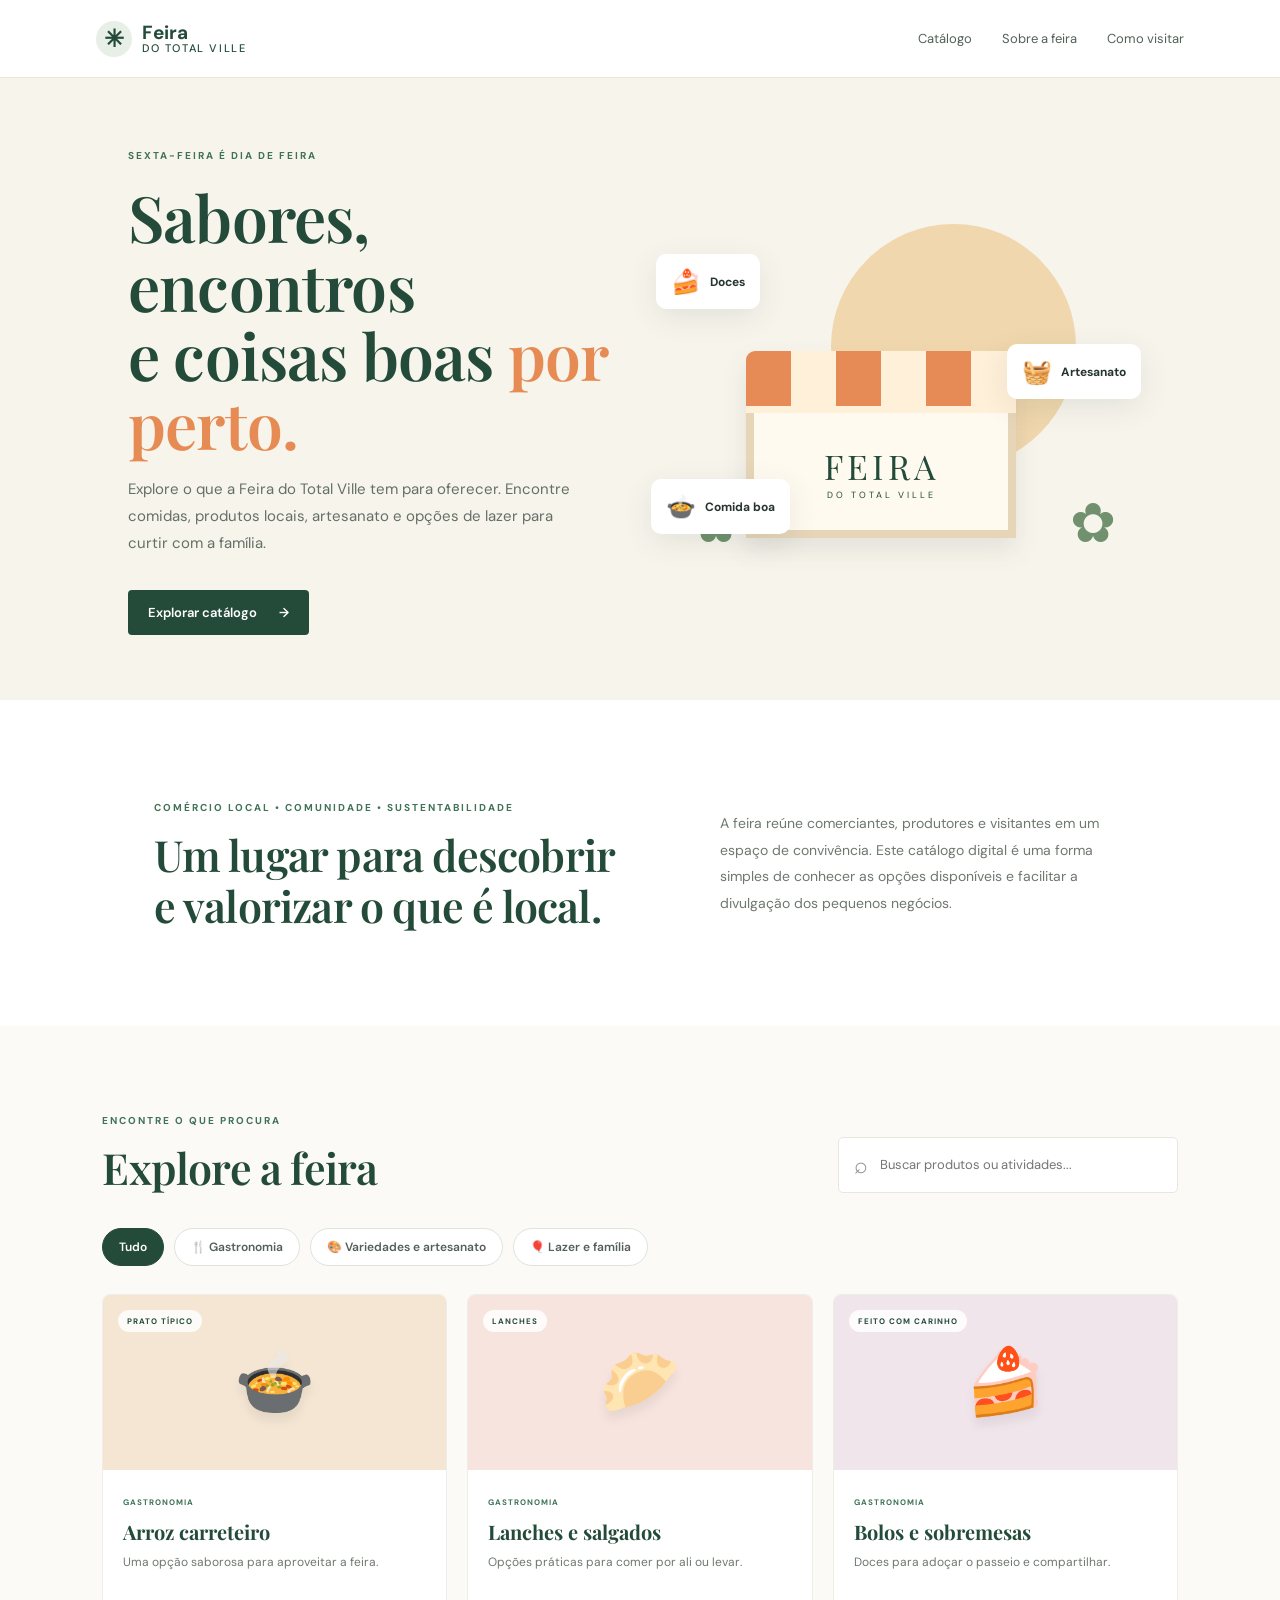
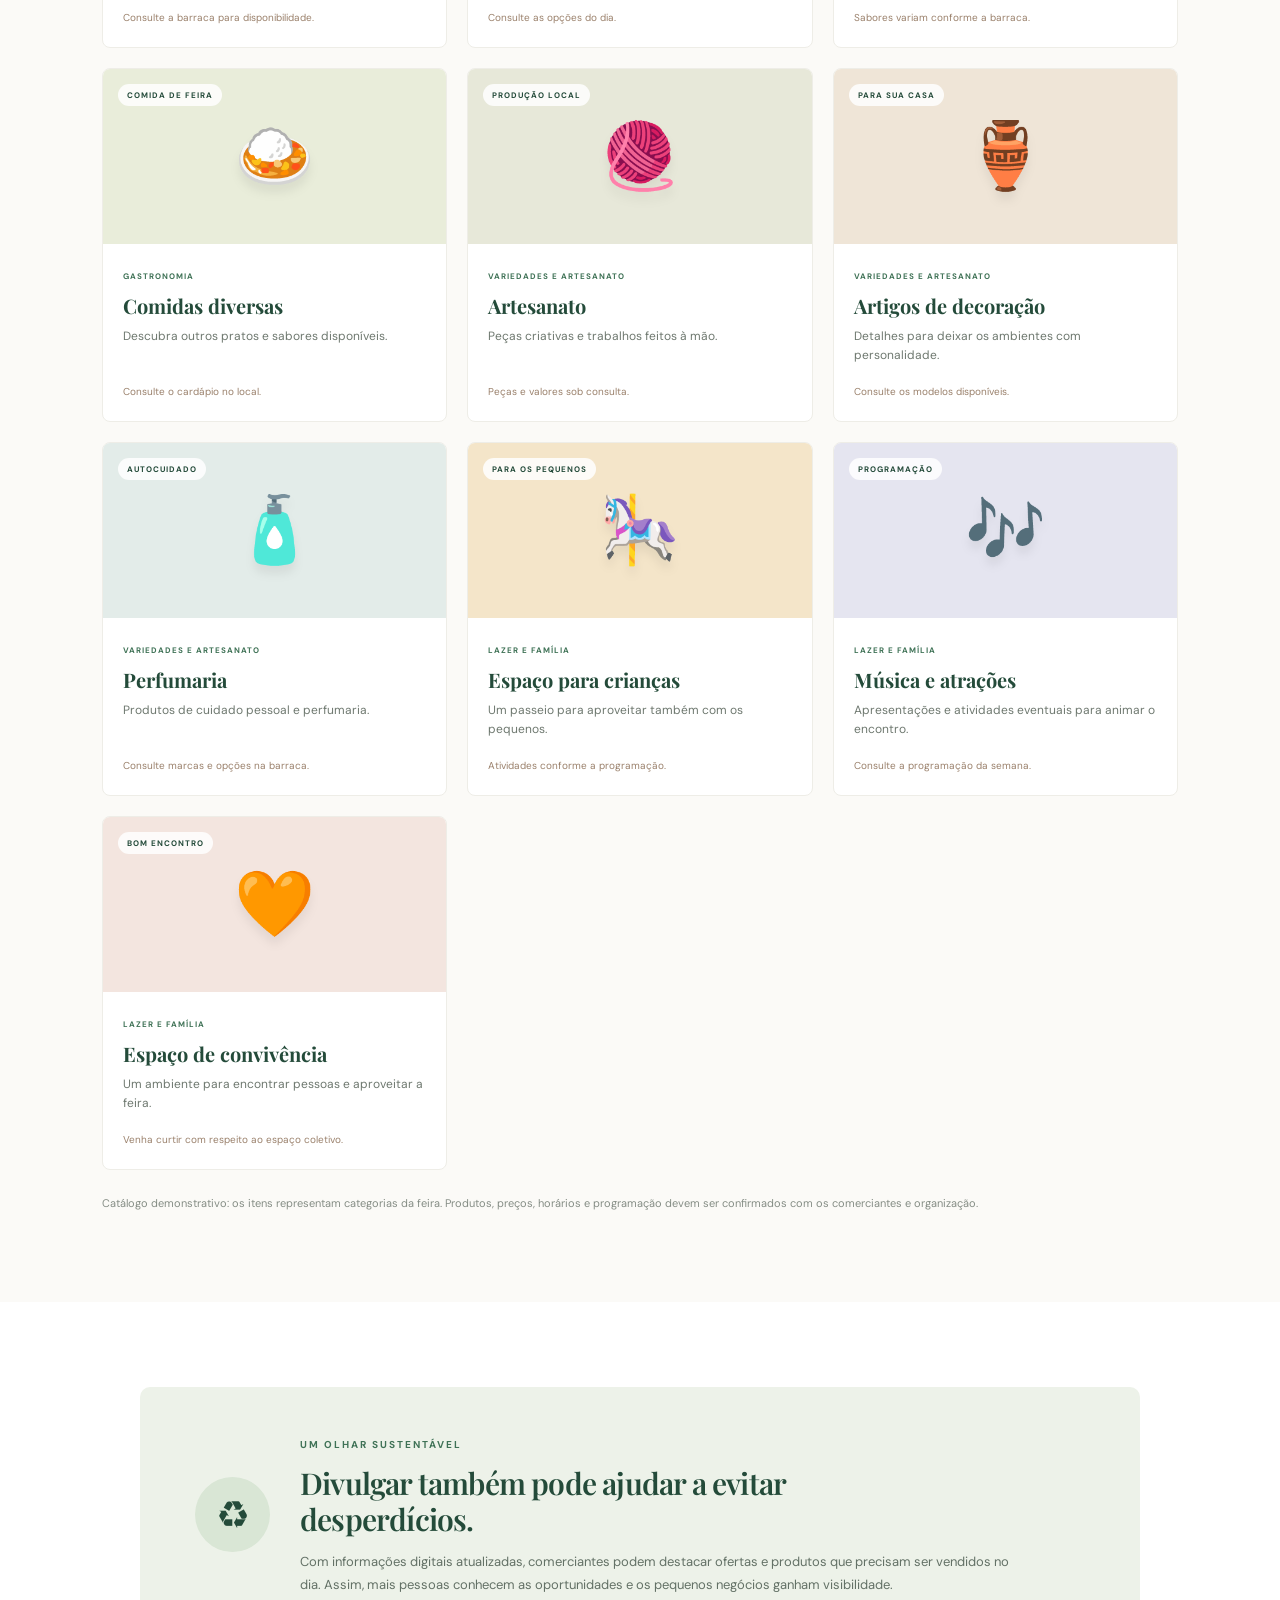
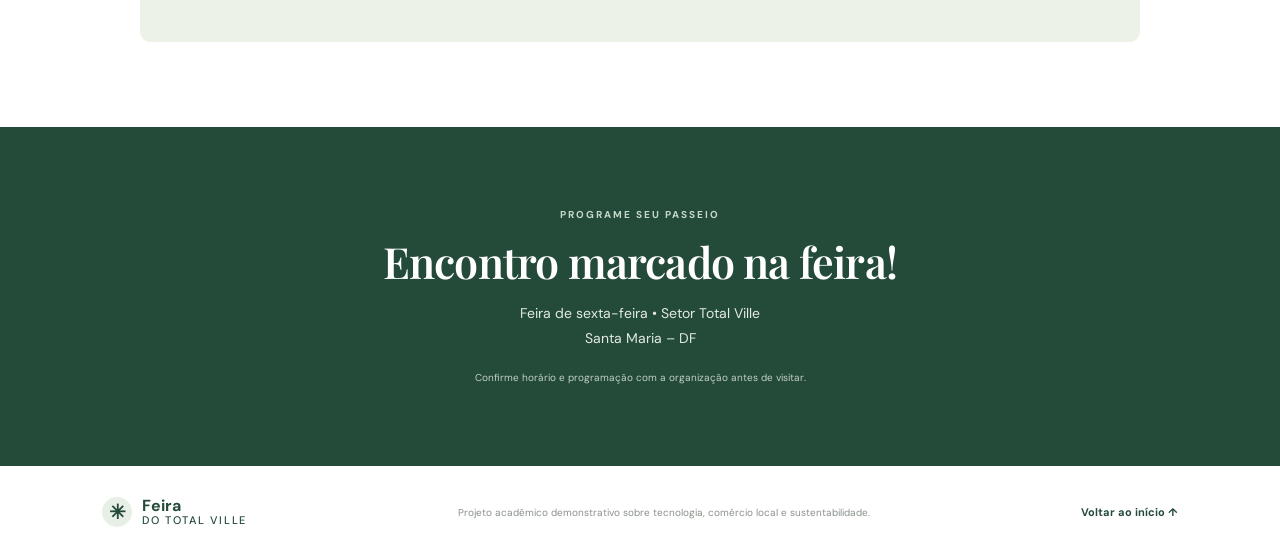
<file: index.html>
<!DOCTYPE html>
<html lang="pt-BR">
<head>
  <meta charset="UTF-8">
  <meta name="viewport" content="width=device-width, initial-scale=1.0">
  <meta name="description" content="Conheça a Feira do Total Ville: gastronomia, artesanato, variedades e lazer para toda a família.">
  <title>Feira do Total Ville | Catálogo</title>
  <link rel="preconnect" href="https://fonts.googleapis.com">
  <link rel="preconnect" href="https://fonts.gstatic.com" crossorigin>
  <link href="https://fonts.googleapis.com/css2?family=DM+Sans:wght@400;500;600;700&family=Playfair+Display:wght@600;700&display=swap" rel="stylesheet">
  <link rel="stylesheet" href="style.css">
</head>
<body>
  <header class="topbar">
    <a class="brand" href="#inicio" aria-label="Página inicial da Feira do Total Ville">
      <span class="brand-icon">✳</span>
      <span>Feira <small>do Total Ville</small></span>
    </a>
    <nav aria-label="Navegação principal">
      <a href="#catalogo">Catálogo</a>
      <a href="#sobre">Sobre a feira</a>
      <a href="#visite">Como visitar</a>
    </nav>
  </header>

  <main>
    <section class="hero" id="inicio">
      <div class="hero-content">
        <span class="eyebrow">SEXTA-FEIRA É DIA DE FEIRA</span>
        <h1>Sabores, encontros<br>e coisas boas <em>por perto.</em></h1>
        <p>Explore o que a Feira do Total Ville tem para oferecer. Encontre comidas, produtos locais, artesanato e opções de lazer para curtir com a família.</p>
        <a class="primary-button" href="#catalogo">Explorar catálogo <span>→</span></a>
      </div>
      <div class="hero-art" aria-label="Ilustração de uma feira">
        <div class="sun"></div>
        <div class="market-card card-one"><span>🍰</span><b>Doces</b></div>
        <div class="market-card card-two"><span>🧺</span><b>Artesanato</b></div>
        <div class="market-card card-three"><span>🍲</span><b>Comida boa</b></div>
        <div class="market-stall"><div class="awning"></div><div class="stall-body"><span>FEIRA</span><small>DO TOTAL VILLE</small></div></div>
        <div class="plant plant-left">✿</div><div class="plant plant-right">✿</div>
      </div>
    </section>

    <section class="intro" id="sobre">
      <div>
        <span class="eyebrow">COMÉRCIO LOCAL • COMUNIDADE • SUSTENTABILIDADE</span>
        <h2>Um lugar para descobrir<br>e valorizar o que é local.</h2>
      </div>
      <p>A feira reúne comerciantes, produtores e visitantes em um espaço de convivência. Este catálogo digital é uma forma simples de conhecer as opções disponíveis e facilitar a divulgação dos pequenos negócios.</p>
    </section>

    <section class="catalog-section" id="catalogo">
      <div class="section-heading">
        <div>
          <span class="eyebrow">ENCONTRE O QUE PROCURA</span>
          <h2>Explore a feira</h2>
        </div>
        <label class="search-box">
          <span aria-hidden="true">⌕</span>
          <input id="searchInput" type="search" placeholder="Buscar produtos ou atividades..." aria-label="Buscar no catálogo">
        </label>
      </div>

      <div class="filters" role="group" aria-label="Filtrar categorias">
        <button class="filter active" data-filter="todos">Tudo</button>
        <button class="filter" data-filter="gastronomia">🍴 Gastronomia</button>
        <button class="filter" data-filter="variedades">🎨 Variedades e artesanato</button>
        <button class="filter" data-filter="lazer">🎈 Lazer e família</button>
      </div>

      <div class="catalog-grid" id="catalogGrid" aria-live="polite">
        <article class="item-card" data-category="gastronomia" data-search="arroz carreteiro prato típico comida">
          <div class="item-visual food-1"><span>🍲</span><small>PRATO TÍPICO</small></div>
          <div class="item-info"><span class="tag">GASTRONOMIA</span><h3>Arroz carreteiro</h3><p>Uma opção saborosa para aproveitar a feira.</p><span class="item-note">Consulte a barraca para disponibilidade.</span></div>
        </article>
        <article class="item-card" data-category="gastronomia" data-search="salgados lanches pastel comida">
          <div class="item-visual food-2"><span>🥟</span><small>LANCHES</small></div>
          <div class="item-info"><span class="tag">GASTRONOMIA</span><h3>Lanches e salgados</h3><p>Opções práticas para comer por ali ou levar.</p><span class="item-note">Consulte as opções do dia.</span></div>
        </article>
        <article class="item-card" data-category="gastronomia" data-search="bolo doces sobremesas">
          <div class="item-visual food-3"><span>🍰</span><small>FEITO COM CARINHO</small></div>
          <div class="item-info"><span class="tag">GASTRONOMIA</span><h3>Bolos e sobremesas</h3><p>Doces para adoçar o passeio e compartilhar.</p><span class="item-note">Sabores variam conforme a barraca.</span></div>
        </article>
        <article class="item-card" data-category="gastronomia" data-search="comidas diversas pratos típicos">
          <div class="item-visual food-4"><span>🍛</span><small>COMIDA DE FEIRA</small></div>
          <div class="item-info"><span class="tag">GASTRONOMIA</span><h3>Comidas diversas</h3><p>Descubra outros pratos e sabores disponíveis.</p><span class="item-note">Consulte o cardápio no local.</span></div>
        </article>
        <article class="item-card" data-category="variedades" data-search="artesanato decoração feito à mão">
          <div class="item-visual craft-1"><span>🧶</span><small>PRODUÇÃO LOCAL</small></div>
          <div class="item-info"><span class="tag">VARIEDADES E ARTESANATO</span><h3>Artesanato</h3><p>Peças criativas e trabalhos feitos à mão.</p><span class="item-note">Peças e valores sob consulta.</span></div>
        </article>
        <article class="item-card" data-category="variedades" data-search="decoração casa presentes">
          <div class="item-visual craft-2"><span>🏺</span><small>PARA SUA CASA</small></div>
          <div class="item-info"><span class="tag">VARIEDADES E ARTESANATO</span><h3>Artigos de decoração</h3><p>Detalhes para deixar os ambientes com personalidade.</p><span class="item-note">Consulte os modelos disponíveis.</span></div>
        </article>
        <article class="item-card" data-category="variedades" data-search="perfumaria beleza cuidados">
          <div class="item-visual craft-3"><span>🧴</span><small>AUTOCUIDADO</small></div>
          <div class="item-info"><span class="tag">VARIEDADES E ARTESANATO</span><h3>Perfumaria</h3><p>Produtos de cuidado pessoal e perfumaria.</p><span class="item-note">Consulte marcas e opções na barraca.</span></div>
        </article>
        <article class="item-card" data-category="lazer" data-search="crianças família espaço infantil">
          <div class="item-visual fun-1"><span>🎠</span><small>PARA OS PEQUENOS</small></div>
          <div class="item-info"><span class="tag">LAZER E FAMÍLIA</span><h3>Espaço para crianças</h3><p>Um passeio para aproveitar também com os pequenos.</p><span class="item-note">Atividades conforme a programação.</span></div>
        </article>
        <article class="item-card" data-category="lazer" data-search="música ao vivo atrações evento">
          <div class="item-visual fun-2"><span>🎶</span><small>PROGRAMAÇÃO</small></div>
          <div class="item-info"><span class="tag">LAZER E FAMÍLIA</span><h3>Música e atrações</h3><p>Apresentações e atividades eventuais para animar o encontro.</p><span class="item-note">Consulte a programação da semana.</span></div>
        </article>
        <article class="item-card" data-category="lazer" data-search="convivência encontro família amigos">
          <div class="item-visual fun-3"><span>🧡</span><small>BOM ENCONTRO</small></div>
          <div class="item-info"><span class="tag">LAZER E FAMÍLIA</span><h3>Espaço de convivência</h3><p>Um ambiente para encontrar pessoas e aproveitar a feira.</p><span class="item-note">Venha curtir com respeito ao espaço coletivo.</span></div>
        </article>
      </div>
      <p class="empty-message" id="emptyMessage" hidden>Nenhum resultado encontrado. Tente outra busca.</p>
      <p class="demo-note">Catálogo demonstrativo: os itens representam categorias da feira. Produtos, preços, horários e programação devem ser confirmados com os comerciantes e organização.</p>
    </section>

    <section class="sustainability">
      <div class="sustain-icon">♻</div>
      <div><span class="eyebrow">UM OLHAR SUSTENTÁVEL</span><h2>Divulgar também pode ajudar a evitar desperdícios.</h2><p>Com informações digitais atualizadas, comerciantes podem destacar ofertas e produtos que precisam ser vendidos no dia. Assim, mais pessoas conhecem as oportunidades e os pequenos negócios ganham visibilidade.</p></div>
    </section>

    <section class="visit" id="visite">
      <span class="eyebrow">PROGRAME SEU PASSEIO</span>
      <h2>Encontro marcado na feira!</h2>
      <p>Feira de sexta-feira • Setor Total Ville<br>Santa Maria – DF</p>
      <span class="visit-note">Confirme horário e programação com a organização antes de visitar.</span>
    </section>
  </main>

  <footer>
    <a class="brand footer-brand" href="#inicio"><span class="brand-icon">✳</span><span>Feira <small>do Total Ville</small></span></a>
    <p>Projeto acadêmico demonstrativo sobre tecnologia, comércio local e sustentabilidade.</p>
    <a href="#inicio" class="back-top">Voltar ao início ↑</a>
  </footer>
  <script src="script.js"></script>
</body>
</html>
</file>
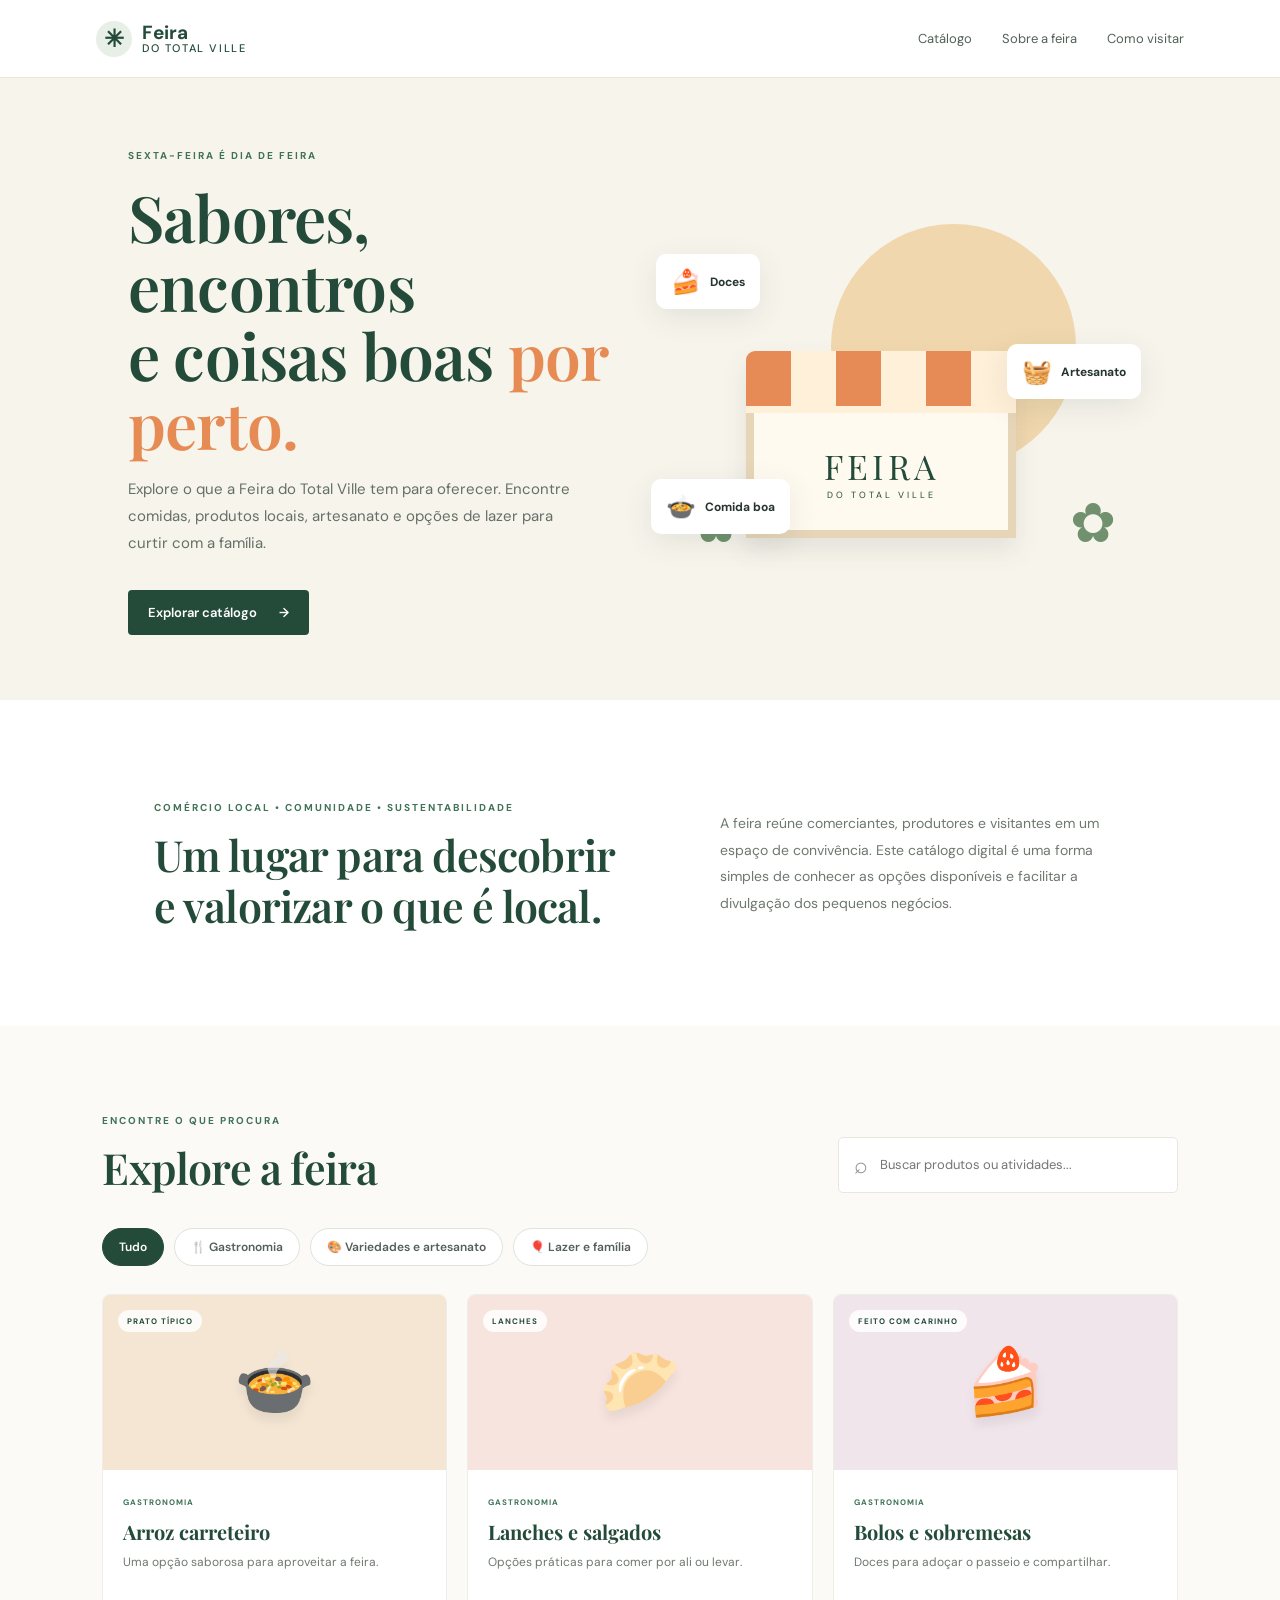
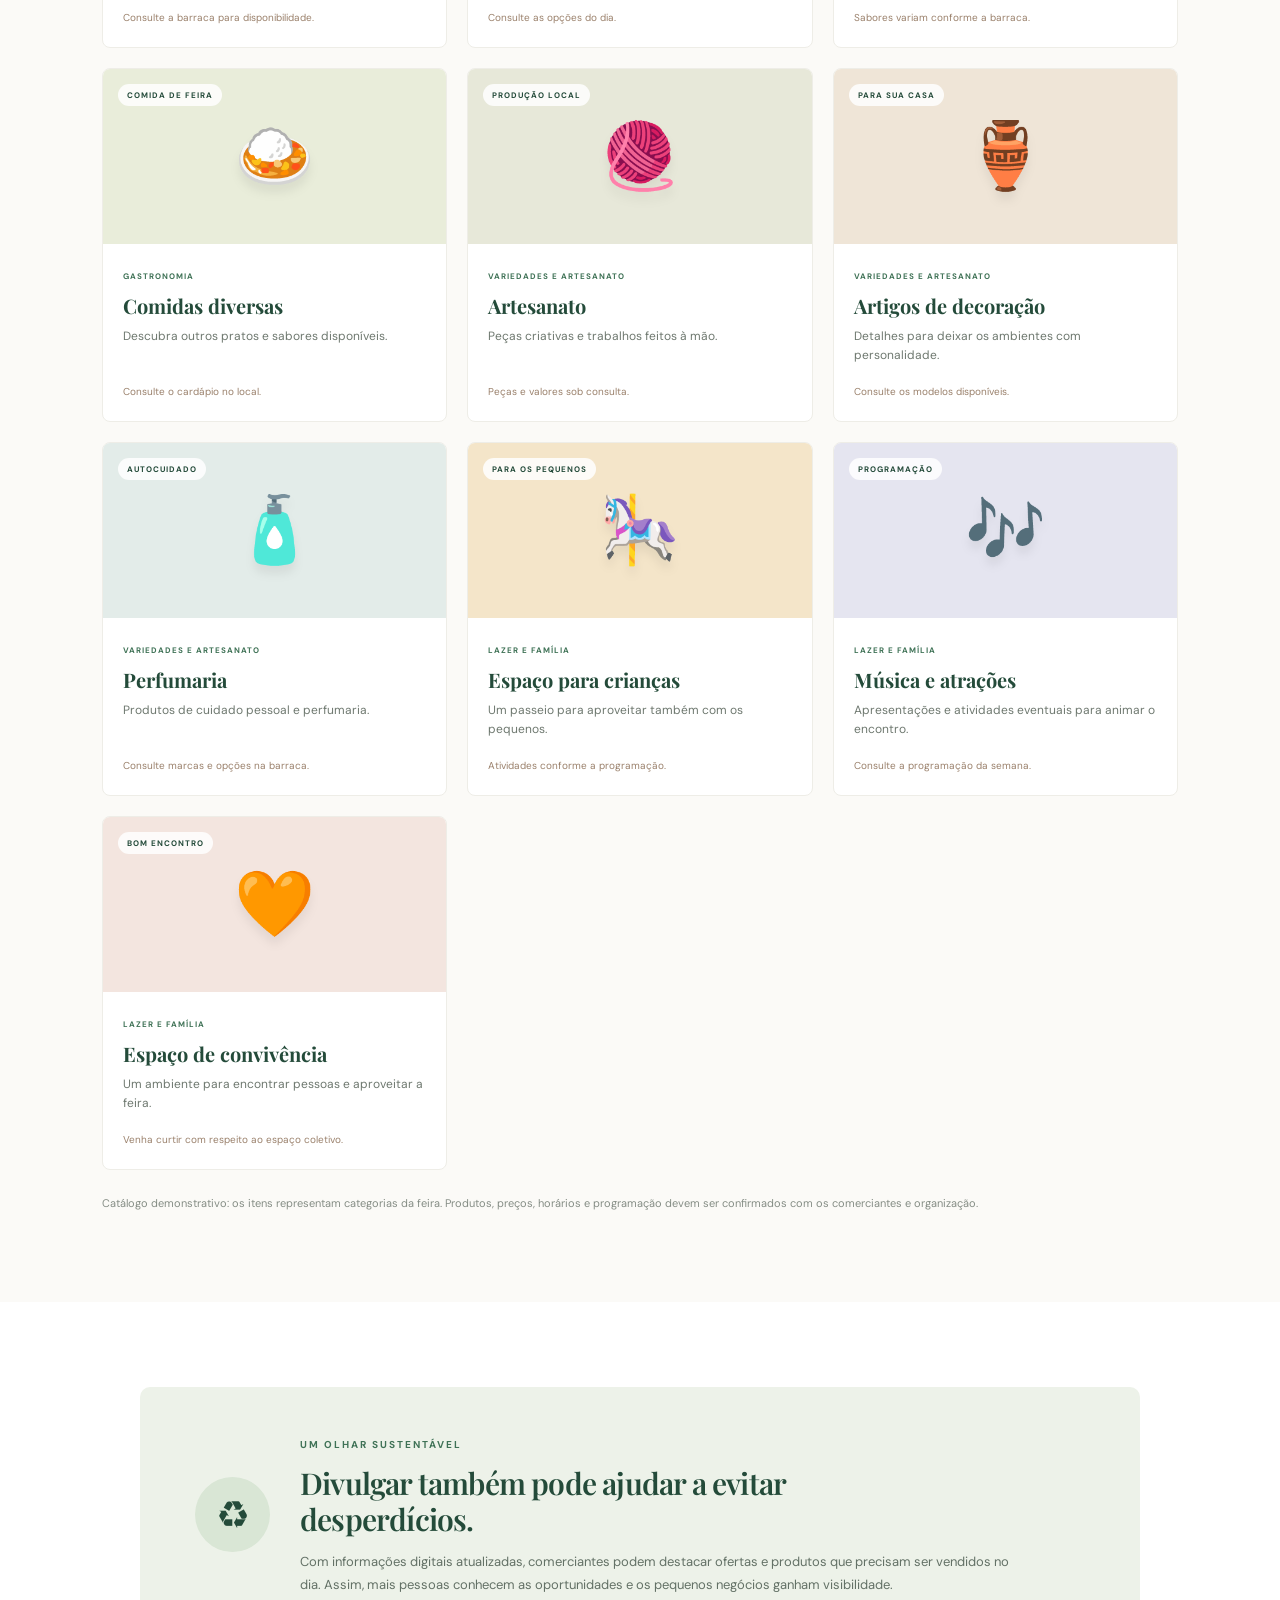
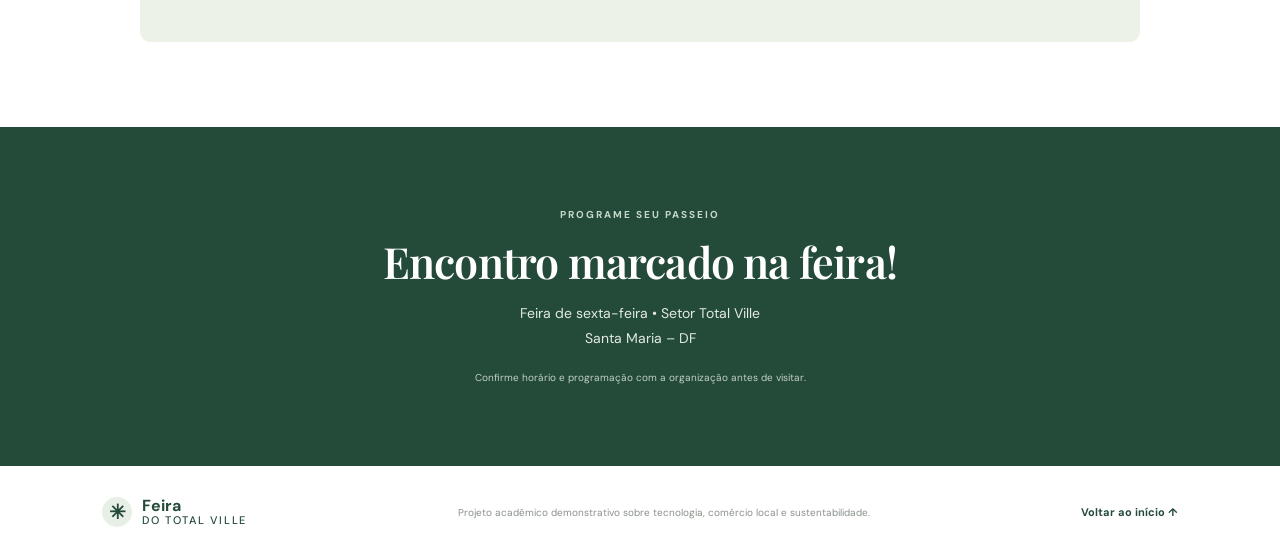
<file: catalogo-feira-total-ville.html>
<!DOCTYPE html>
<html lang="pt-BR">
<head>
  <meta charset="UTF-8">
  <meta name="viewport" content="width=device-width, initial-scale=1.0">
  <meta name="description" content="Conheça a Feira do Total Ville: gastronomia, artesanato, variedades e lazer para toda a família.">
  <title>Feira do Total Ville | Catálogo</title>
  <link rel="preconnect" href="https://fonts.googleapis.com">
  <link rel="preconnect" href="https://fonts.gstatic.com" crossorigin>
  <link href="https://fonts.googleapis.com/css2?family=DM+Sans:wght@400;500;600;700&family=Playfair+Display:wght@600;700&display=swap" rel="stylesheet">
  <style>
* { box-sizing: border-box; }
:root { --green:#244b3a; --green2:#3f7256; --cream:#f7f4ec; --ink:#26352d; --muted:#6e786f; --orange:#e78b54; --line:#e8e6dd; }
html { scroll-behavior:smooth; }
body { margin:0; background:#fff; color:var(--ink); font-family:"DM Sans",sans-serif; }
a { color:inherit; text-decoration:none; }
.topbar { height:78px; padding:0 7.5%; display:flex; align-items:center; justify-content:space-between; border-bottom:1px solid var(--line); }
.brand { display:flex; align-items:center; gap:10px; color:var(--green); font-weight:700; font-size:19px; line-height:1.05; }
.brand small { display:block; font-size:11px; font-weight:500; letter-spacing:1.6px; text-transform:uppercase; }
.brand-icon { width:36px; height:36px; display:grid; place-items:center; border-radius:50%; background:#e8efe6; font-size:24px; }
nav { display:flex; gap:30px; font-size:13px; color:#536057; }
nav a:hover,.back-top:hover { color:var(--orange); }
.hero { min-height:510px; background:var(--cream); display:grid; grid-template-columns:1fr 1fr; align-items:center; padding:65px 10%; overflow:hidden; }
.hero-content { max-width:510px; position:relative; z-index:1; }
.eyebrow { color:var(--green2); font-size:10px; letter-spacing:2px; font-weight:700; }
h1,h2 { font-family:"Playfair Display",serif; font-weight:600; letter-spacing:-.8px; }
h1 { font-size:clamp(42px,5vw,66px); line-height:1.08; margin:18px 0; color:var(--green); }
h1 em { color:var(--orange); font-style:normal; }
.hero-content p { color:#647067; line-height:1.8; max-width:460px; font-size:15px; }
.primary-button { display:inline-flex; align-items:center; gap:22px; background:var(--green); color:white; padding:14px 20px; border-radius:4px; margin-top:18px; font-size:13px; font-weight:600; }
.primary-button:hover { background:var(--green2); }
.hero-art { height:360px; position:relative; max-width:490px; width:100%; justify-self:center; }
.sun { position:absolute; width:245px; height:245px; border-radius:50%; background:#f0d7ae; right:65px; top:15px; }
.market-stall { position:absolute; width:270px; height:190px; left:95px; bottom:28px; filter:drop-shadow(0 12px 12px #26352d18); }
.awning { height:62px; background:repeating-linear-gradient(90deg,#e68b55 0 45px,#fff0d9 45px 90px); border-radius:9px 9px 0 0; border-bottom:7px solid #fff0d9; }
.stall-body { height:125px; background:#fffaf0; display:flex; flex-direction:column; align-items:center; justify-content:center; color:var(--green); border:8px solid #e7d5b8; border-top:0; }
.stall-body span { font-family:"Playfair Display"; font-size:34px; letter-spacing:4px; }
.stall-body small { letter-spacing:3px; font-size:9px; }
.market-card { position:absolute; z-index:2; display:flex; align-items:center; gap:9px; background:white; border-radius:10px; padding:12px 15px; box-shadow:0 8px 30px #243b2c18; font-size:12px; }
.market-card span { font-size:24px; }.card-one{top:45px;left:5px}.card-two{right:0;top:135px}.card-three{left:0;bottom:35px}
.plant { position:absolute; bottom:10px; color:#71916e; font-size:55px; }.plant-left{left:42px}.plant-right{right:25px}
.intro { padding:95px 12%; display:grid; grid-template-columns:1.1fr .9fr; gap:70px; align-items:center; }
h2 { color:var(--green); font-size:clamp(30px,3.4vw,43px); line-height:1.18; margin:13px 0 0; }
.intro p { color:var(--muted); line-height:1.9; font-size:14px; margin:0; }
.catalog-section { background:#fbfaf7; padding:82px 8% 90px; }
.section-heading { display:flex; justify-content:space-between; align-items:end; gap:25px; }
.search-box { width:min(340px,100%); display:flex; align-items:center; gap:10px; padding:12px 15px; background:white; border:1px solid var(--line); border-radius:5px; color:#879087; }
.search-box span { font-size:23px; }.search-box input { border:0; outline:0; width:100%; font:13px "DM Sans"; color:var(--ink); }
.filters { display:flex; flex-wrap:wrap; gap:10px; margin:35px 0 28px; }
.filter { border:1px solid #dfe4dc; border-radius:30px; background:white; padding:10px 16px; color:#536057; font:600 12px "DM Sans"; cursor:pointer; transition:.2s; }
.filter:hover,.filter.active { background:var(--green); border-color:var(--green); color:white; }
.catalog-grid { display:grid; grid-template-columns:repeat(3,1fr); gap:20px; }
.item-card { background:white; border:1px solid #eeede7; border-radius:8px; overflow:hidden; transition:transform .2s,box-shadow .2s; }
.item-card:hover { transform:translateY(-4px); box-shadow:0 12px 28px #26352d0d; }
.item-visual { height:175px; display:flex; align-items:center; justify-content:center; position:relative; }
.item-visual span { font-size:65px; filter:drop-shadow(0 8px 5px #00000010); }
.item-visual small { position:absolute; left:15px; top:15px; background:#ffffffd9; border-radius:20px; padding:6px 9px; font-size:8px; font-weight:700; letter-spacing:1px; color:var(--green); }
.food-1{background:#f4e6d3}.food-2{background:#f7e4df}.food-3{background:#f1e5ec}.food-4{background:#e9edda}.craft-1{background:#e7e8d9}.craft-2{background:#efe5d7}.craft-3{background:#e3ece9}.fun-1{background:#f4e5c9}.fun-2{background:#e5e5f0}.fun-3{background:#f3e5df}
.item-info { padding:19px 20px 21px; }.tag { font-size:8px; color:var(--green2); font-weight:700; letter-spacing:1px; }
.item-info h3 { font-family:"Playfair Display"; color:var(--green); font-size:20px; margin:8px 0; }
.item-info p { color:var(--muted); font-size:12px; line-height:1.65; min-height:40px; margin:0 0 12px; }
.item-note { color:#9a806b; font-size:10px; }
.demo-note { color:#858d85; font-size:11px; line-height:1.6; margin:25px 0 0; }
.empty-message { padding:30px; text-align:center; color:var(--muted); }
.sustainability { margin:85px auto; max-width:1000px; padding:45px 55px; background:#edf2e9; border-radius:10px; display:flex; align-items:center; gap:30px; }
.sustain-icon { flex:0 0 75px; height:75px; display:grid; place-items:center; border-radius:50%; background:#d9e6d5; color:var(--green); font-size:38px; }
.sustainability h2 { font-size:30px; max-width:650px; }.sustainability p { color:#637166; line-height:1.8; font-size:13px; max-width:720px; margin-bottom:0; }
.visit { background:var(--green); color:white; text-align:center; padding:75px 20px 80px; }
.visit .eyebrow { color:#c6d9c8; }.visit h2 { color:white; margin:13px 0; }.visit p { line-height:1.8; color:#e3ebe3; font-size:14px; }.visit-note { color:#c3d0c5; font-size:10px; }
footer { padding:30px 8%; display:flex; align-items:center; justify-content:space-between; gap:20px; }
footer p { color:#899189; font-size:10px; text-align:center; }.footer-brand{font-size:16px}.footer-brand .brand-icon{width:30px;height:30px;font-size:20px}.back-top{font-size:11px;color:var(--green);font-weight:700}
@media(max-width:800px){.topbar{padding:0 5%;height:70px}nav{gap:14px;font-size:11px}.hero{padding:55px 7%;grid-template-columns:1fr}.hero-art{margin-top:25px;max-width:420px}.intro{padding:65px 8%;grid-template-columns:1fr;gap:20px}.catalog-section{padding:65px 6%}.catalog-grid{grid-template-columns:repeat(2,1fr)}.section-heading{align-items:start;flex-direction:column}.search-box{width:100%}.sustainability{margin:55px 6%;padding:30px;align-items:flex-start}.sustainability h2{font-size:25px}footer{flex-wrap:wrap}}
@media(max-width:520px){nav a:first-child{display:none}.hero{padding:48px 7%}.hero-art{height:300px;transform:scale(.88);transform-origin:top center;margin-bottom:-20px}.sun{right:40px}.market-stall{left:65px}.card-two{right:-5px}.intro{padding:55px 7%}.catalog-grid{grid-template-columns:1fr;gap:14px}.item-visual{height:160px}.filters{gap:7px}.filter{font-size:10px;padding:9px 12px}.sustainability{display:block}.sustain-icon{margin-bottom:20px}footer{justify-content:center;text-align:center}footer p{order:3;width:100%}}

  </style>
</head>
<body>
  <header class="topbar">
    <a class="brand" href="#inicio" aria-label="Página inicial da Feira do Total Ville">
      <span class="brand-icon">✳</span>
      <span>Feira <small>do Total Ville</small></span>
    </a>
    <nav aria-label="Navegação principal">
      <a href="#catalogo">Catálogo</a>
      <a href="#sobre">Sobre a feira</a>
      <a href="#visite">Como visitar</a>
    </nav>
  </header>

  <main>
    <section class="hero" id="inicio">
      <div class="hero-content">
        <span class="eyebrow">SEXTA-FEIRA É DIA DE FEIRA</span>
        <h1>Sabores, encontros<br>e coisas boas <em>por perto.</em></h1>
        <p>Explore o que a Feira do Total Ville tem para oferecer. Encontre comidas, produtos locais, artesanato e opções de lazer para curtir com a família.</p>
        <a class="primary-button" href="#catalogo">Explorar catálogo <span>→</span></a>
      </div>
      <div class="hero-art" aria-label="Ilustração de uma feira">
        <div class="sun"></div>
        <div class="market-card card-one"><span>🍰</span><b>Doces</b></div>
        <div class="market-card card-two"><span>🧺</span><b>Artesanato</b></div>
        <div class="market-card card-three"><span>🍲</span><b>Comida boa</b></div>
        <div class="market-stall"><div class="awning"></div><div class="stall-body"><span>FEIRA</span><small>DO TOTAL VILLE</small></div></div>
        <div class="plant plant-left">✿</div><div class="plant plant-right">✿</div>
      </div>
    </section>

    <section class="intro" id="sobre">
      <div>
        <span class="eyebrow">COMÉRCIO LOCAL • COMUNIDADE • SUSTENTABILIDADE</span>
        <h2>Um lugar para descobrir<br>e valorizar o que é local.</h2>
      </div>
      <p>A feira reúne comerciantes, produtores e visitantes em um espaço de convivência. Este catálogo digital é uma forma simples de conhecer as opções disponíveis e facilitar a divulgação dos pequenos negócios.</p>
    </section>

    <section class="catalog-section" id="catalogo">
      <div class="section-heading">
        <div>
          <span class="eyebrow">ENCONTRE O QUE PROCURA</span>
          <h2>Explore a feira</h2>
        </div>
        <label class="search-box">
          <span aria-hidden="true">⌕</span>
          <input id="searchInput" type="search" placeholder="Buscar produtos ou atividades..." aria-label="Buscar no catálogo">
        </label>
      </div>

      <div class="filters" role="group" aria-label="Filtrar categorias">
        <button class="filter active" data-filter="todos">Tudo</button>
        <button class="filter" data-filter="gastronomia">🍴 Gastronomia</button>
        <button class="filter" data-filter="variedades">🎨 Variedades e artesanato</button>
        <button class="filter" data-filter="lazer">🎈 Lazer e família</button>
      </div>

      <div class="catalog-grid" id="catalogGrid" aria-live="polite">
        <article class="item-card" data-category="gastronomia" data-search="arroz carreteiro prato típico comida">
          <div class="item-visual food-1"><span>🍲</span><small>PRATO TÍPICO</small></div>
          <div class="item-info"><span class="tag">GASTRONOMIA</span><h3>Arroz carreteiro</h3><p>Uma opção saborosa para aproveitar a feira.</p><span class="item-note">Consulte a barraca para disponibilidade.</span></div>
        </article>
        <article class="item-card" data-category="gastronomia" data-search="salgados lanches pastel comida">
          <div class="item-visual food-2"><span>🥟</span><small>LANCHES</small></div>
          <div class="item-info"><span class="tag">GASTRONOMIA</span><h3>Lanches e salgados</h3><p>Opções práticas para comer por ali ou levar.</p><span class="item-note">Consulte as opções do dia.</span></div>
        </article>
        <article class="item-card" data-category="gastronomia" data-search="bolo doces sobremesas">
          <div class="item-visual food-3"><span>🍰</span><small>FEITO COM CARINHO</small></div>
          <div class="item-info"><span class="tag">GASTRONOMIA</span><h3>Bolos e sobremesas</h3><p>Doces para adoçar o passeio e compartilhar.</p><span class="item-note">Sabores variam conforme a barraca.</span></div>
        </article>
        <article class="item-card" data-category="gastronomia" data-search="comidas diversas pratos típicos">
          <div class="item-visual food-4"><span>🍛</span><small>COMIDA DE FEIRA</small></div>
          <div class="item-info"><span class="tag">GASTRONOMIA</span><h3>Comidas diversas</h3><p>Descubra outros pratos e sabores disponíveis.</p><span class="item-note">Consulte o cardápio no local.</span></div>
        </article>
        <article class="item-card" data-category="variedades" data-search="artesanato decoração feito à mão">
          <div class="item-visual craft-1"><span>🧶</span><small>PRODUÇÃO LOCAL</small></div>
          <div class="item-info"><span class="tag">VARIEDADES E ARTESANATO</span><h3>Artesanato</h3><p>Peças criativas e trabalhos feitos à mão.</p><span class="item-note">Peças e valores sob consulta.</span></div>
        </article>
        <article class="item-card" data-category="variedades" data-search="decoração casa presentes">
          <div class="item-visual craft-2"><span>🏺</span><small>PARA SUA CASA</small></div>
          <div class="item-info"><span class="tag">VARIEDADES E ARTESANATO</span><h3>Artigos de decoração</h3><p>Detalhes para deixar os ambientes com personalidade.</p><span class="item-note">Consulte os modelos disponíveis.</span></div>
        </article>
        <article class="item-card" data-category="variedades" data-search="perfumaria beleza cuidados">
          <div class="item-visual craft-3"><span>🧴</span><small>AUTOCUIDADO</small></div>
          <div class="item-info"><span class="tag">VARIEDADES E ARTESANATO</span><h3>Perfumaria</h3><p>Produtos de cuidado pessoal e perfumaria.</p><span class="item-note">Consulte marcas e opções na barraca.</span></div>
        </article>
        <article class="item-card" data-category="lazer" data-search="crianças família espaço infantil">
          <div class="item-visual fun-1"><span>🎠</span><small>PARA OS PEQUENOS</small></div>
          <div class="item-info"><span class="tag">LAZER E FAMÍLIA</span><h3>Espaço para crianças</h3><p>Um passeio para aproveitar também com os pequenos.</p><span class="item-note">Atividades conforme a programação.</span></div>
        </article>
        <article class="item-card" data-category="lazer" data-search="música ao vivo atrações evento">
          <div class="item-visual fun-2"><span>🎶</span><small>PROGRAMAÇÃO</small></div>
          <div class="item-info"><span class="tag">LAZER E FAMÍLIA</span><h3>Música e atrações</h3><p>Apresentações e atividades eventuais para animar o encontro.</p><span class="item-note">Consulte a programação da semana.</span></div>
        </article>
        <article class="item-card" data-category="lazer" data-search="convivência encontro família amigos">
          <div class="item-visual fun-3"><span>🧡</span><small>BOM ENCONTRO</small></div>
          <div class="item-info"><span class="tag">LAZER E FAMÍLIA</span><h3>Espaço de convivência</h3><p>Um ambiente para encontrar pessoas e aproveitar a feira.</p><span class="item-note">Venha curtir com respeito ao espaço coletivo.</span></div>
        </article>
      </div>
      <p class="empty-message" id="emptyMessage" hidden>Nenhum resultado encontrado. Tente outra busca.</p>
      <p class="demo-note">Catálogo demonstrativo: os itens representam categorias da feira. Produtos, preços, horários e programação devem ser confirmados com os comerciantes e organização.</p>
    </section>

    <section class="sustainability">
      <div class="sustain-icon">♻</div>
      <div><span class="eyebrow">UM OLHAR SUSTENTÁVEL</span><h2>Divulgar também pode ajudar a evitar desperdícios.</h2><p>Com informações digitais atualizadas, comerciantes podem destacar ofertas e produtos que precisam ser vendidos no dia. Assim, mais pessoas conhecem as oportunidades e os pequenos negócios ganham visibilidade.</p></div>
    </section>

    <section class="visit" id="visite">
      <span class="eyebrow">PROGRAME SEU PASSEIO</span>
      <h2>Encontro marcado na feira!</h2>
      <p>Feira de sexta-feira • Setor Total Ville<br>Santa Maria – DF</p>
      <span class="visit-note">Confirme horário e programação com a organização antes de visitar.</span>
    </section>
  </main>

  <footer>
    <a class="brand footer-brand" href="#inicio"><span class="brand-icon">✳</span><span>Feira <small>do Total Ville</small></span></a>
    <p>Projeto acadêmico demonstrativo sobre tecnologia, comércio local e sustentabilidade.</p>
    <a href="#inicio" class="back-top">Voltar ao início ↑</a>
  </footer>
  <script>
const filterButtons = document.querySelectorAll(".filter");
const cards = document.querySelectorAll(".item-card");
const searchInput = document.getElementById("searchInput");
const emptyMessage = document.getElementById("emptyMessage");
let activeCategory = "todos";

function updateCatalog() {
  const term = searchInput.value.trim().toLocaleLowerCase("pt-BR");
  let visibleCount = 0;

  cards.forEach((card) => {
    const categoryMatches = activeCategory === "todos" || card.dataset.category === activeCategory;
    const searchText = `${card.dataset.search} ${card.innerText}`.toLocaleLowerCase("pt-BR");
    const searchMatches = searchText.includes(term);
    const visible = categoryMatches && searchMatches;
    card.hidden = !visible;
    if (visible) visibleCount++;
  });

  emptyMessage.hidden = visibleCount > 0;
}

filterButtons.forEach((button) => {
  button.addEventListener("click", () => {
    filterButtons.forEach((item) => item.classList.remove("active"));
    button.classList.add("active");
    activeCategory = button.dataset.filter;
    updateCatalog();
  });
});

searchInput.addEventListener("input", updateCatalog);

  </script>
</body>
</html>
</file>
<file: style.css>
* { box-sizing: border-box; }
:root { --green:#244b3a; --green2:#3f7256; --cream:#f7f4ec; --ink:#26352d; --muted:#6e786f; --orange:#e78b54; --line:#e8e6dd; }
html { scroll-behavior:smooth; }
body { margin:0; background:#fff; color:var(--ink); font-family:"DM Sans",sans-serif; }
a { color:inherit; text-decoration:none; }
.topbar { height:78px; padding:0 7.5%; display:flex; align-items:center; justify-content:space-between; border-bottom:1px solid var(--line); }
.brand { display:flex; align-items:center; gap:10px; color:var(--green); font-weight:700; font-size:19px; line-height:1.05; }
.brand small { display:block; font-size:11px; font-weight:500; letter-spacing:1.6px; text-transform:uppercase; }
.brand-icon { width:36px; height:36px; display:grid; place-items:center; border-radius:50%; background:#e8efe6; font-size:24px; }
nav { display:flex; gap:30px; font-size:13px; color:#536057; }
nav a:hover,.back-top:hover { color:var(--orange); }
.hero { min-height:510px; background:var(--cream); display:grid; grid-template-columns:1fr 1fr; align-items:center; padding:65px 10%; overflow:hidden; }
.hero-content { max-width:510px; position:relative; z-index:1; }
.eyebrow { color:var(--green2); font-size:10px; letter-spacing:2px; font-weight:700; }
h1,h2 { font-family:"Playfair Display",serif; font-weight:600; letter-spacing:-.8px; }
h1 { font-size:clamp(42px,5vw,66px); line-height:1.08; margin:18px 0; color:var(--green); }
h1 em { color:var(--orange); font-style:normal; }
.hero-content p { color:#647067; line-height:1.8; max-width:460px; font-size:15px; }
.primary-button { display:inline-flex; align-items:center; gap:22px; background:var(--green); color:white; padding:14px 20px; border-radius:4px; margin-top:18px; font-size:13px; font-weight:600; }
.primary-button:hover { background:var(--green2); }
.hero-art { height:360px; position:relative; max-width:490px; width:100%; justify-self:center; }
.sun { position:absolute; width:245px; height:245px; border-radius:50%; background:#f0d7ae; right:65px; top:15px; }
.market-stall { position:absolute; width:270px; height:190px; left:95px; bottom:28px; filter:drop-shadow(0 12px 12px #26352d18); }
.awning { height:62px; background:repeating-linear-gradient(90deg,#e68b55 0 45px,#fff0d9 45px 90px); border-radius:9px 9px 0 0; border-bottom:7px solid #fff0d9; }
.stall-body { height:125px; background:#fffaf0; display:flex; flex-direction:column; align-items:center; justify-content:center; color:var(--green); border:8px solid #e7d5b8; border-top:0; }
.stall-body span { font-family:"Playfair Display"; font-size:34px; letter-spacing:4px; }
.stall-body small { letter-spacing:3px; font-size:9px; }
.market-card { position:absolute; z-index:2; display:flex; align-items:center; gap:9px; background:white; border-radius:10px; padding:12px 15px; box-shadow:0 8px 30px #243b2c18; font-size:12px; }
.market-card span { font-size:24px; }.card-one{top:45px;left:5px}.card-two{right:0;top:135px}.card-three{left:0;bottom:35px}
.plant { position:absolute; bottom:10px; color:#71916e; font-size:55px; }.plant-left{left:42px}.plant-right{right:25px}
.intro { padding:95px 12%; display:grid; grid-template-columns:1.1fr .9fr; gap:70px; align-items:center; }
h2 { color:var(--green); font-size:clamp(30px,3.4vw,43px); line-height:1.18; margin:13px 0 0; }
.intro p { color:var(--muted); line-height:1.9; font-size:14px; margin:0; }
.catalog-section { background:#fbfaf7; padding:82px 8% 90px; }
.section-heading { display:flex; justify-content:space-between; align-items:end; gap:25px; }
.search-box { width:min(340px,100%); display:flex; align-items:center; gap:10px; padding:12px 15px; background:white; border:1px solid var(--line); border-radius:5px; color:#879087; }
.search-box span { font-size:23px; }.search-box input { border:0; outline:0; width:100%; font:13px "DM Sans"; color:var(--ink); }
.filters { display:flex; flex-wrap:wrap; gap:10px; margin:35px 0 28px; }
.filter { border:1px solid #dfe4dc; border-radius:30px; background:white; padding:10px 16px; color:#536057; font:600 12px "DM Sans"; cursor:pointer; transition:.2s; }
.filter:hover,.filter.active { background:var(--green); border-color:var(--green); color:white; }
.catalog-grid { display:grid; grid-template-columns:repeat(3,1fr); gap:20px; }
.item-card { background:white; border:1px solid #eeede7; border-radius:8px; overflow:hidden; transition:transform .2s,box-shadow .2s; }
.item-card:hover { transform:translateY(-4px); box-shadow:0 12px 28px #26352d0d; }
.item-visual { height:175px; display:flex; align-items:center; justify-content:center; position:relative; }
.item-visual span { font-size:65px; filter:drop-shadow(0 8px 5px #00000010); }
.item-visual small { position:absolute; left:15px; top:15px; background:#ffffffd9; border-radius:20px; padding:6px 9px; font-size:8px; font-weight:700; letter-spacing:1px; color:var(--green); }
.food-1{background:#f4e6d3}.food-2{background:#f7e4df}.food-3{background:#f1e5ec}.food-4{background:#e9edda}.craft-1{background:#e7e8d9}.craft-2{background:#efe5d7}.craft-3{background:#e3ece9}.fun-1{background:#f4e5c9}.fun-2{background:#e5e5f0}.fun-3{background:#f3e5df}
.item-info { padding:19px 20px 21px; }.tag { font-size:8px; color:var(--green2); font-weight:700; letter-spacing:1px; }
.item-info h3 { font-family:"Playfair Display"; color:var(--green); font-size:20px; margin:8px 0; }
.item-info p { color:var(--muted); font-size:12px; line-height:1.65; min-height:40px; margin:0 0 12px; }
.item-note { color:#9a806b; font-size:10px; }
.demo-note { color:#858d85; font-size:11px; line-height:1.6; margin:25px 0 0; }
.empty-message { padding:30px; text-align:center; color:var(--muted); }
.sustainability { margin:85px auto; max-width:1000px; padding:45px 55px; background:#edf2e9; border-radius:10px; display:flex; align-items:center; gap:30px; }
.sustain-icon { flex:0 0 75px; height:75px; display:grid; place-items:center; border-radius:50%; background:#d9e6d5; color:var(--green); font-size:38px; }
.sustainability h2 { font-size:30px; max-width:650px; }.sustainability p { color:#637166; line-height:1.8; font-size:13px; max-width:720px; margin-bottom:0; }
.visit { background:var(--green); color:white; text-align:center; padding:75px 20px 80px; }
.visit .eyebrow { color:#c6d9c8; }.visit h2 { color:white; margin:13px 0; }.visit p { line-height:1.8; color:#e3ebe3; font-size:14px; }.visit-note { color:#c3d0c5; font-size:10px; }
footer { padding:30px 8%; display:flex; align-items:center; justify-content:space-between; gap:20px; }
footer p { color:#899189; font-size:10px; text-align:center; }.footer-brand{font-size:16px}.footer-brand .brand-icon{width:30px;height:30px;font-size:20px}.back-top{font-size:11px;color:var(--green);font-weight:700}
@media(max-width:800px){.topbar{padding:0 5%;height:70px}nav{gap:14px;font-size:11px}.hero{padding:55px 7%;grid-template-columns:1fr}.hero-art{margin-top:25px;max-width:420px}.intro{padding:65px 8%;grid-template-columns:1fr;gap:20px}.catalog-section{padding:65px 6%}.catalog-grid{grid-template-columns:repeat(2,1fr)}.section-heading{align-items:start;flex-direction:column}.search-box{width:100%}.sustainability{margin:55px 6%;padding:30px;align-items:flex-start}.sustainability h2{font-size:25px}footer{flex-wrap:wrap}}
@media(max-width:520px){nav a:first-child{display:none}.hero{padding:48px 7%}.hero-art{height:300px;transform:scale(.88);transform-origin:top center;margin-bottom:-20px}.sun{right:40px}.market-stall{left:65px}.card-two{right:-5px}.intro{padding:55px 7%}.catalog-grid{grid-template-columns:1fr;gap:14px}.item-visual{height:160px}.filters{gap:7px}.filter{font-size:10px;padding:9px 12px}.sustainability{display:block}.sustain-icon{margin-bottom:20px}footer{justify-content:center;text-align:center}footer p{order:3;width:100%}}
</file>
